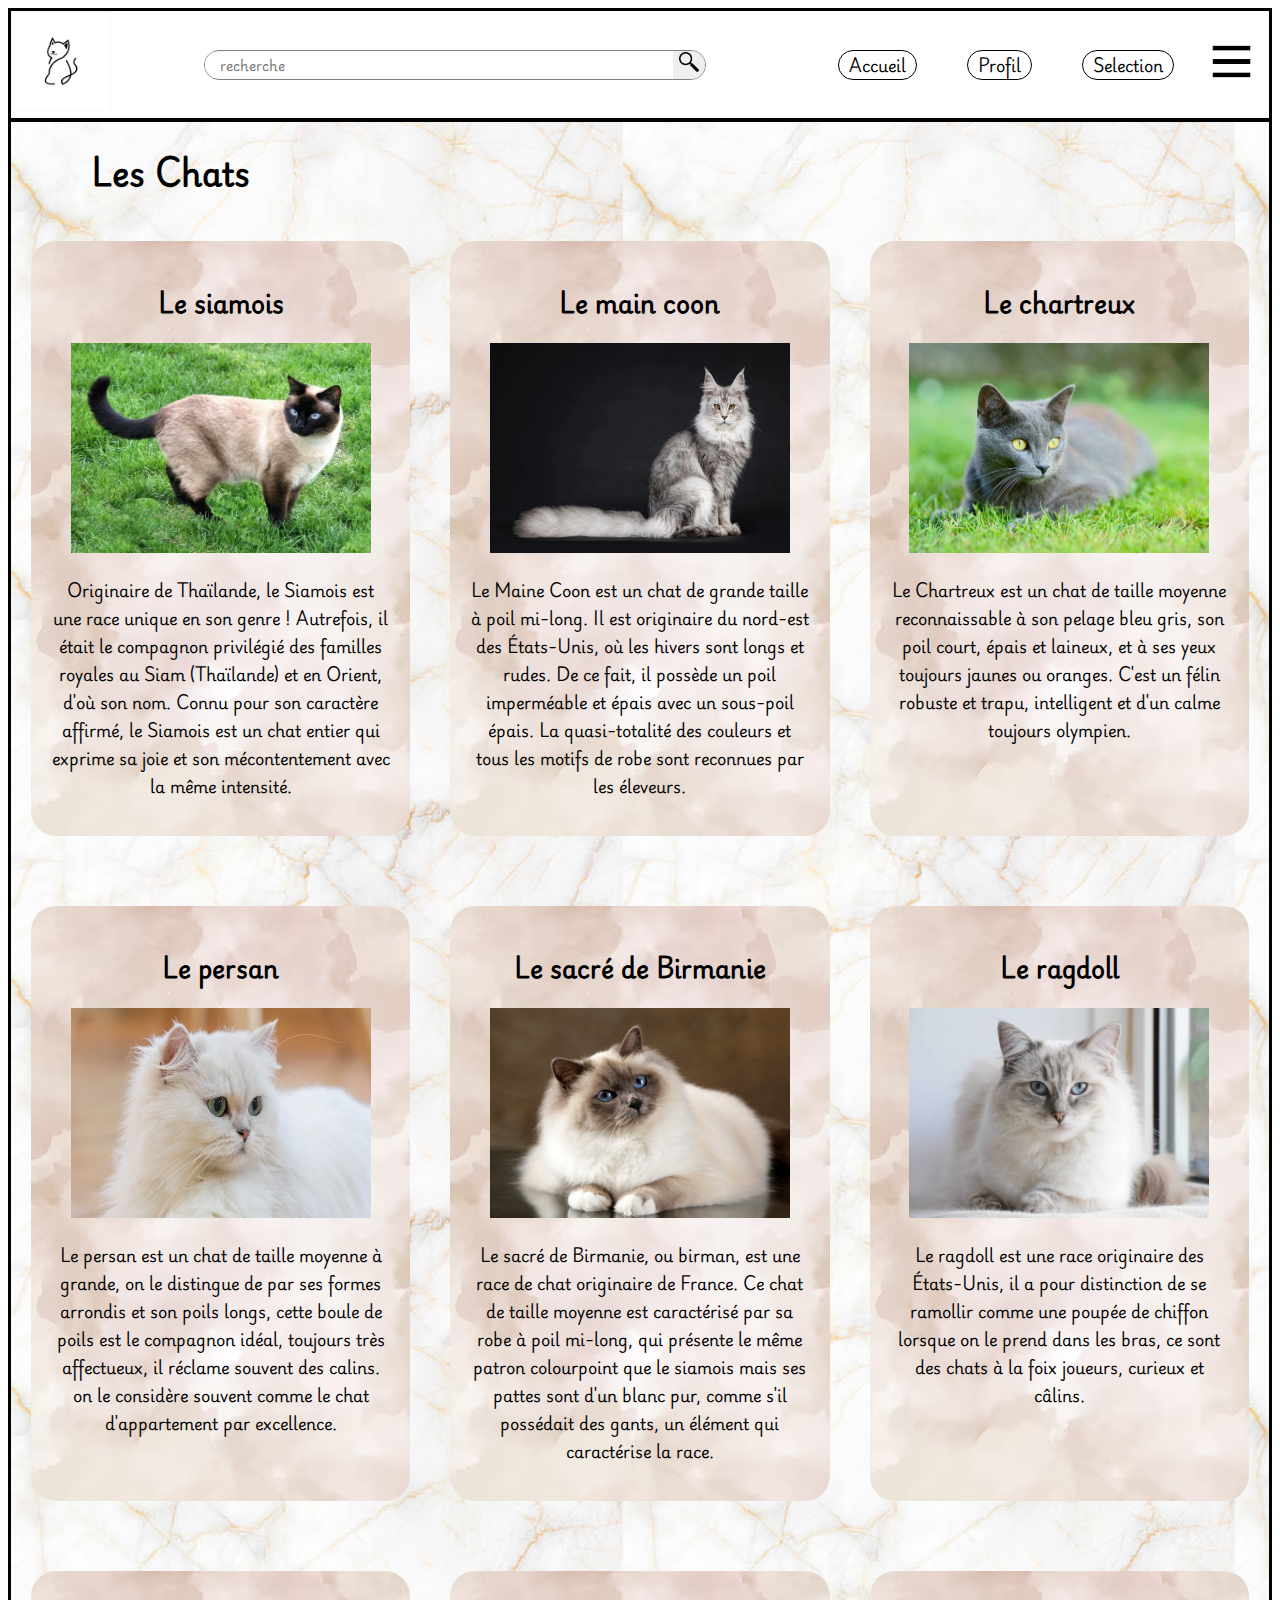
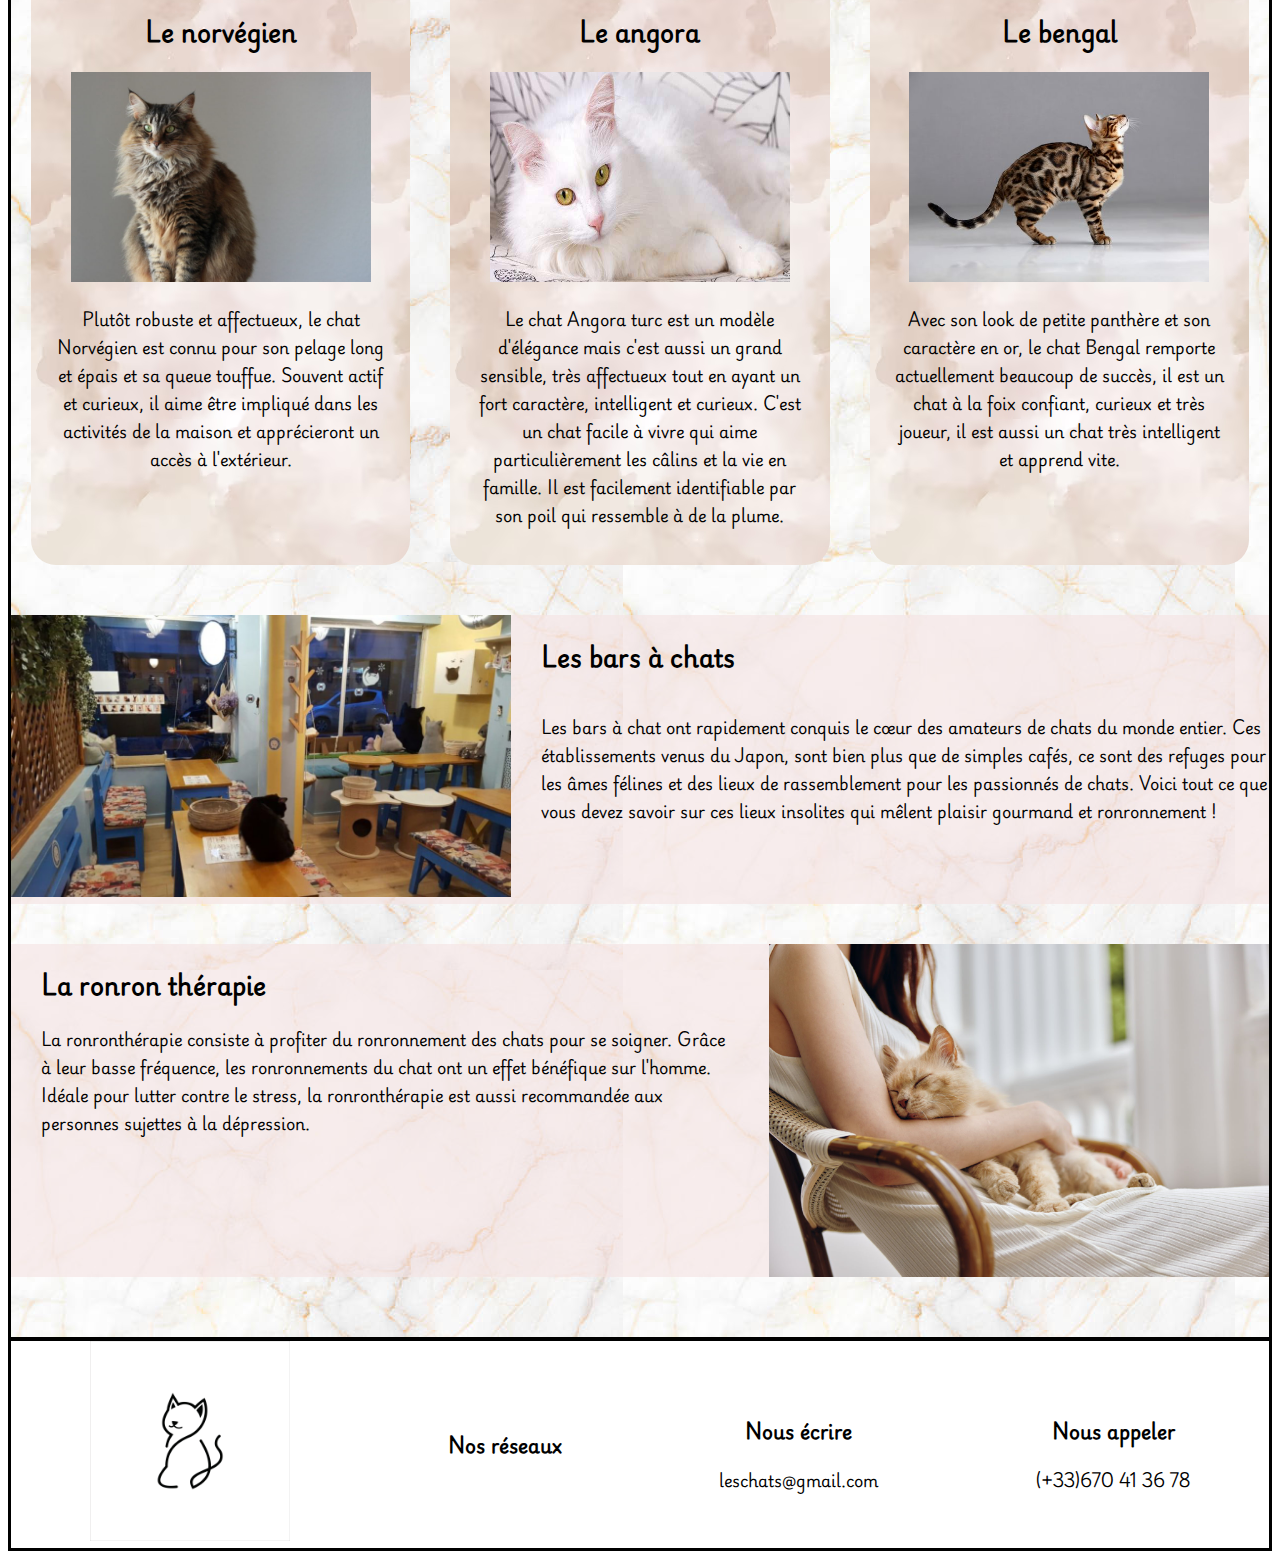
<file: index.html>
<!DOCTYPE html>
<html lang="fr">
<head>
    <meta charset="UTF-8">
    <meta name="viewport" content="width=device-width, initial-scale=1.0">
    <link rel="stylesheet" href="./assets/style.css">
    <link rel="stylesheet" href="https://cdnjs.cloudflare.com/ajax/libs/font-awesome/6.2.1/css/all.min.css"
        integrity="sha512-MV7K8+y+gLIBoVD59lQIYicR65iaqukzvf/nwasF0nqhPay5w/9lJmVM2hMDcnK1OnMGCdVK+iQrJ7lzPJQd1w=="
        crossorigin="anonymous" referrerpolicy="no-referrer">
    <title>Les chats</title>
</head>
<body>
    <header>
        <div class="chat">
            <img src="./assets/image/logo chat.jpg" alt="">
        </div>
        <div class="search-container">
            <input type="text" class="search-input" placeholder="recherche">
            <button class="search-button" type="button">
                <img src="./assets/image/logo loupe barre de recherche.png" alt="" class="search-icon">
            </button>    
        </div>
        <div class="total">
            <nav class="bar-nav">
                <ul id="#barNav">
                    <li>
                        <a href="#accueil">Accueil</a>
                    </li>
                    <li>
                        <a href="#profil">Profil</a>
                    </li>
                    <li>
                        <a href="#selection">Selection</a>
                    </li>
                </ul>
            </nav>
            <div>
                <a href="#menu">
                    <img src="./assets/image/menu.png" alt="">
                </a>
            </div>
        </div>
    </header>
    <main>
        <h1>Les Chats</h1>
        <section class="fond">
           
            <article>
                <h2>Le siamois</h2>
                <a href="./pages/lesiamois.html">
                <img src="./assets/image/chat siamois.jpg" alt="photo d'un magnifique siamois">
                </a>
                <p>Originaire de Thaïlande, le Siamois est une race unique en son genre ! Autrefois, il était le compagnon privilégié des familles royales au Siam (Thaïlande) et en Orient, d'où son nom. Connu pour son caractère affirmé, le Siamois est un chat entier qui exprime sa joie et son mécontentement avec la même intensité.</p>
           
            </article>
       
            <article>
                <h2>Le main coon</h2>
                <img src="./assets/image/chat main coon.jpg" alt="photo d'un magnifique main coon">
                <p>Le Maine Coon est un chat de grande taille à poil mi-long. Il est originaire du nord-est des États-Unis, où les hivers sont longs et rudes. De ce fait, il possède un poil imperméable et épais avec un sous-poil épais. La quasi-totalité des couleurs et tous les motifs de robe sont reconnues par les éleveurs.</p>
            </article>
            <article>
                <h2>Le chartreux</h2>
                <img src="./assets/image/chat chartreux.jpeg" alt="photo d'un magnifique chartreux">
                <p>Le Chartreux est un chat de taille moyenne reconnaissable à son pelage bleu gris, son poil court, épais et laineux, et à ses yeux toujours jaunes ou oranges. C'est un félin robuste et trapu, intelligent et d'un calme toujours olympien.</p>
            </article>
        </section>
        <section class="fond">
            <article>
                <h2>Le persan</h2>
                <img src="./assets/image/chat persan.jpg" alt="photo d'un magnifique persan">
                <p>Le persan est un chat de taille moyenne à grande, on le distingue de par ses formes arrondis et son poils longs, cette boule de poils est le compagnon idéal, toujours très affectueux, il réclame souvent des calins. on le considère souvent comme le chat d'appartement par excellence.</p>
            </article>
            <article>
                <h2>Le sacré de Birmanie</h2>
                <img src="./assets/image/chat sacre de birmanie.jpg" alt="photo d'un magnifique sacre de birmanie">
                <p>Le sacré de Birmanie, ou birman, est une race de chat originaire de France. Ce chat de taille moyenne est caractérisé par sa robe à poil mi-long, qui présente le même patron colourpoint que le siamois mais ses pattes sont d'un blanc pur, comme s'il possédait des gants, un élément qui caractérise la race.</p>
            </article>
            <article>
                <h2>Le ragdoll</h2>
                <img src="./assets/image/chat ragdoll.jpeg" alt="photo d'un magnifique ragdoll">
                <p>Le ragdoll est une race originaire des États-Unis, il a pour distinction de se ramollir comme une poupée de chiffon lorsque on le prend dans les bras, ce sont des chats à la foix joueurs, curieux et câlins.</p>
            </article>
        </section>
        <section class="fond">
            <article>
                <h2>Le norvégien</h2>
                <img src="./assets/image/chat novégien.jpg" alt="photo d'un magnifique norvégien">
                <p>Plutôt robuste et affectueux, le chat Norvégien est connu pour son pelage long et épais et sa queue touffue. Souvent actif et curieux, il aime être impliqué dans les activités de la maison et apprécieront un accès à l'extérieur.</p>
            </article>
            <article>
                <h2>Le angora</h2>
                <img src="./assets/image/chat angora.jpg" alt="photo d'un magnifique angora">
                <p>Le chat Angora turc est un modèle d'élégance mais c'est aussi un grand sensible, très affectueux tout en ayant un fort caractère, intelligent et curieux. C'est un chat facile à vivre qui aime particulièrement les câlins et la vie en famille. Il est facilement identifiable par son poil qui ressemble à de la plume.</p>
            </article>
            <article>
                <h2>Le bengal</h2>
                <img src="./assets/image/chat bengal.jpg" alt="photo d'un magnifique bengal">
                <p>Avec son look de petite panthère et son caractère en or, le chat Bengal remporte actuellement beaucoup de succès, il est un chat à la foix confiant, curieux et très joueur, il est aussi un chat très intelligent et apprend vite.</p>
            </article>
        </section>
        <section class="bar">
            <article>
                <div class="barachat">
                    <img src="./assets/image/bar a chat.jpg" alt="photo d'un bar a chat">
                </div>
                <div class="texte">
                    <h2>Les bars à chats</h2>
                    <p>Les bars à chat ont rapidement conquis le cœur des amateurs de chats du monde entier. Ces établissements venus du Japon, sont bien plus que de simples cafés, ce sont des refuges pour les âmes félines et des lieux de rassemblement pour les passionnés de chats. Voici tout ce que vous devez savoir sur ces lieux insolites qui mêlent plaisir gourmand et ronronnement !</p>
                </div>
            </article>
        </section>
        <section class="ronron">
            <article>
                <div class="ronron-therapie">
                    <img src="./assets/image/ronrontherapie.jpg" alt="photo d'un chat dans les bras d'une femme">
                </div>
                <div class="texteronron">
                    <h2>La ronron thérapie</h2>
                    <p>La ronronthérapie consiste à profiter du ronronnement des chats pour se soigner. Grâce à leur basse fréquence, les ronronnements du chat ont un effet bénéfique sur l'homme. Idéale pour lutter contre le stress, la ronronthérapie est aussi recommandée aux personnes sujettes à la dépression.</p>
                </div>
            </article>
        </section>
    </main>
    <footer>
        <section class="contact">
            <div class="logo-fin">
                <img src="./assets/image/logo chat.jpg" alt="">
            </div>
            <div>
                <h3>Nos réseaux</h3>
                <div class="logo-container">
                    <a href="https://www.facebook.com/">
                        <i class="fa-brands fa-instagram fa-2xl" style="color: #32255b;"></i>
                    </a>
                    <a href="https://www.instagram.com/">
                        <i class="fa-brands fa-square-facebook fa-2xl"></i>
                    </a>
                    <a href="https://www.youtube.com/">
                        <i class="fa-brands fa-square-youtube fa-2xl"></i>
                    </a>
                </div>
            </div>
            <div class="mail">
                <h3>Nous écrire</h3>
                <a href="mailto:leschats@gmail.com">leschats@gmail.com</a>
            </div>
            <div class="tel">
                <h3>Nous appeler</h3>
                <a href="tel:0670413678">(+33)670 41 36 78</a>
            </div>
        </section>
    </footer>
</body>
</html>
</file>
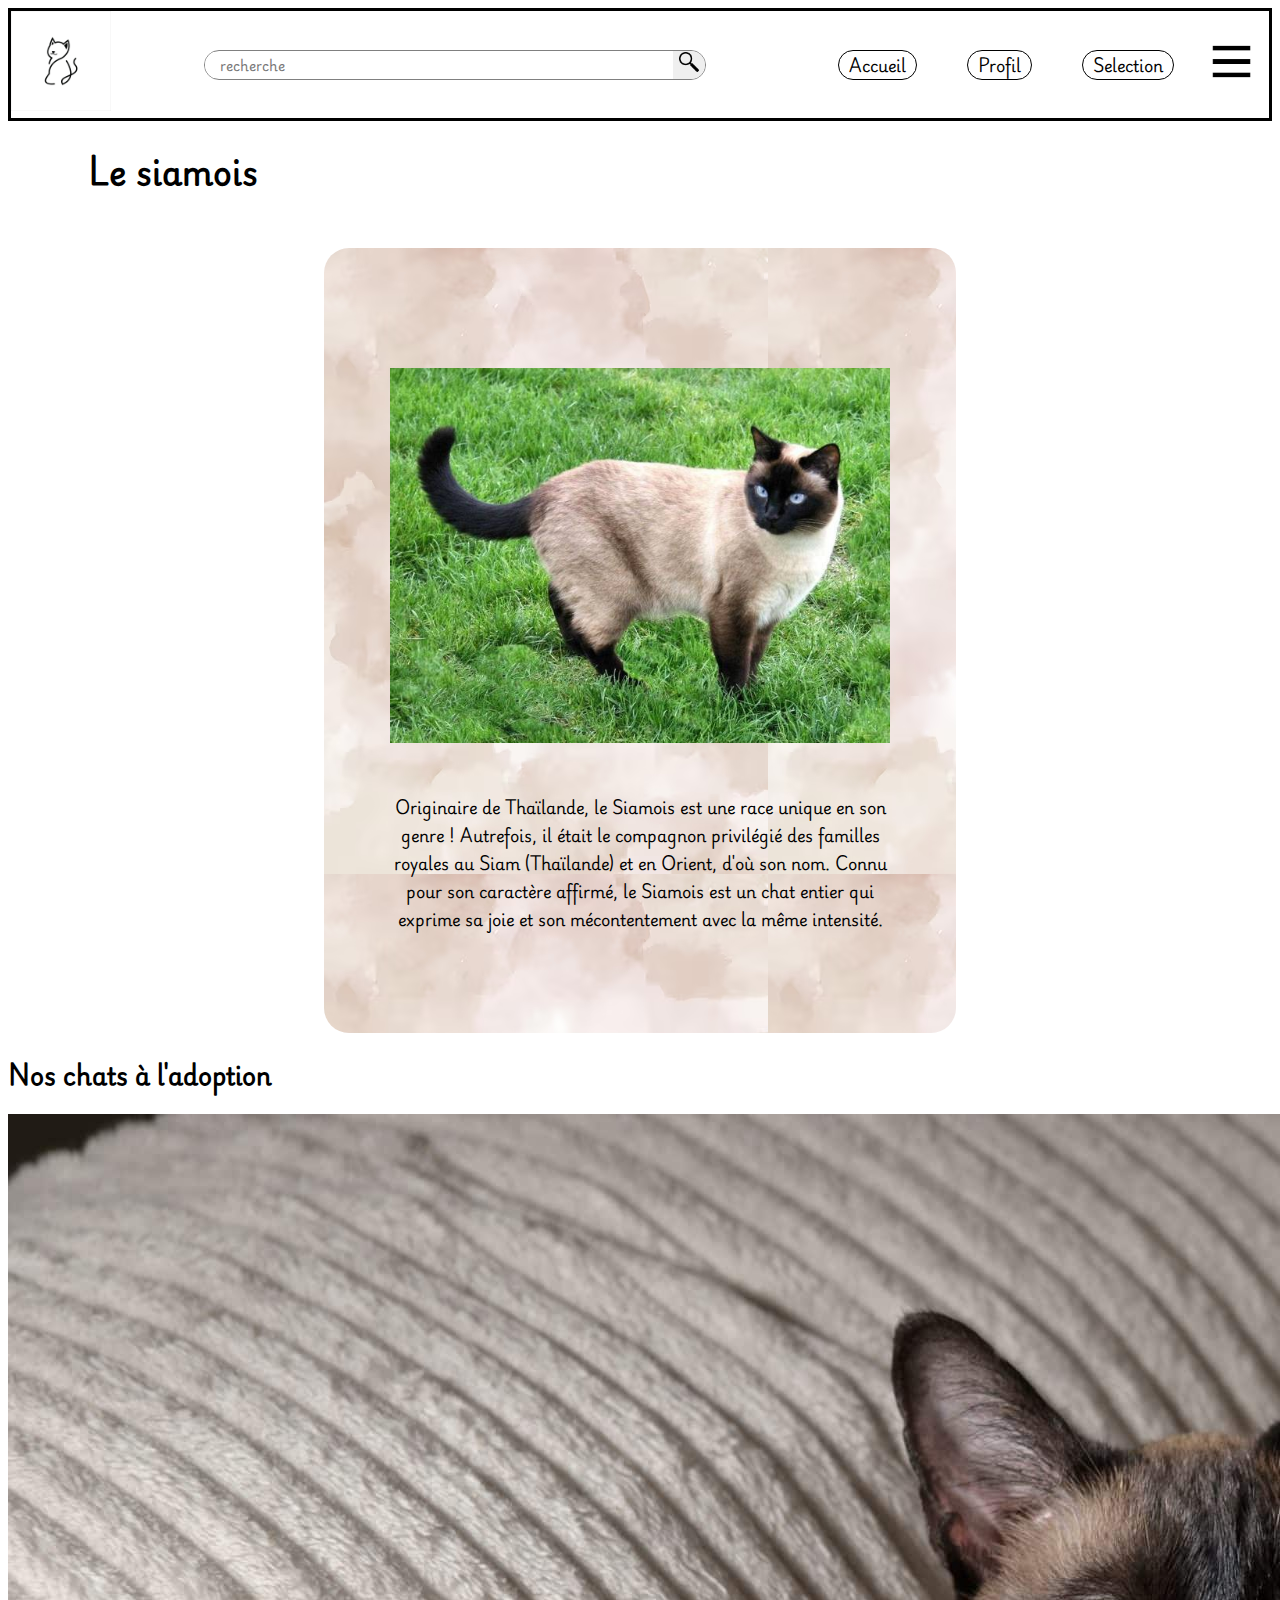
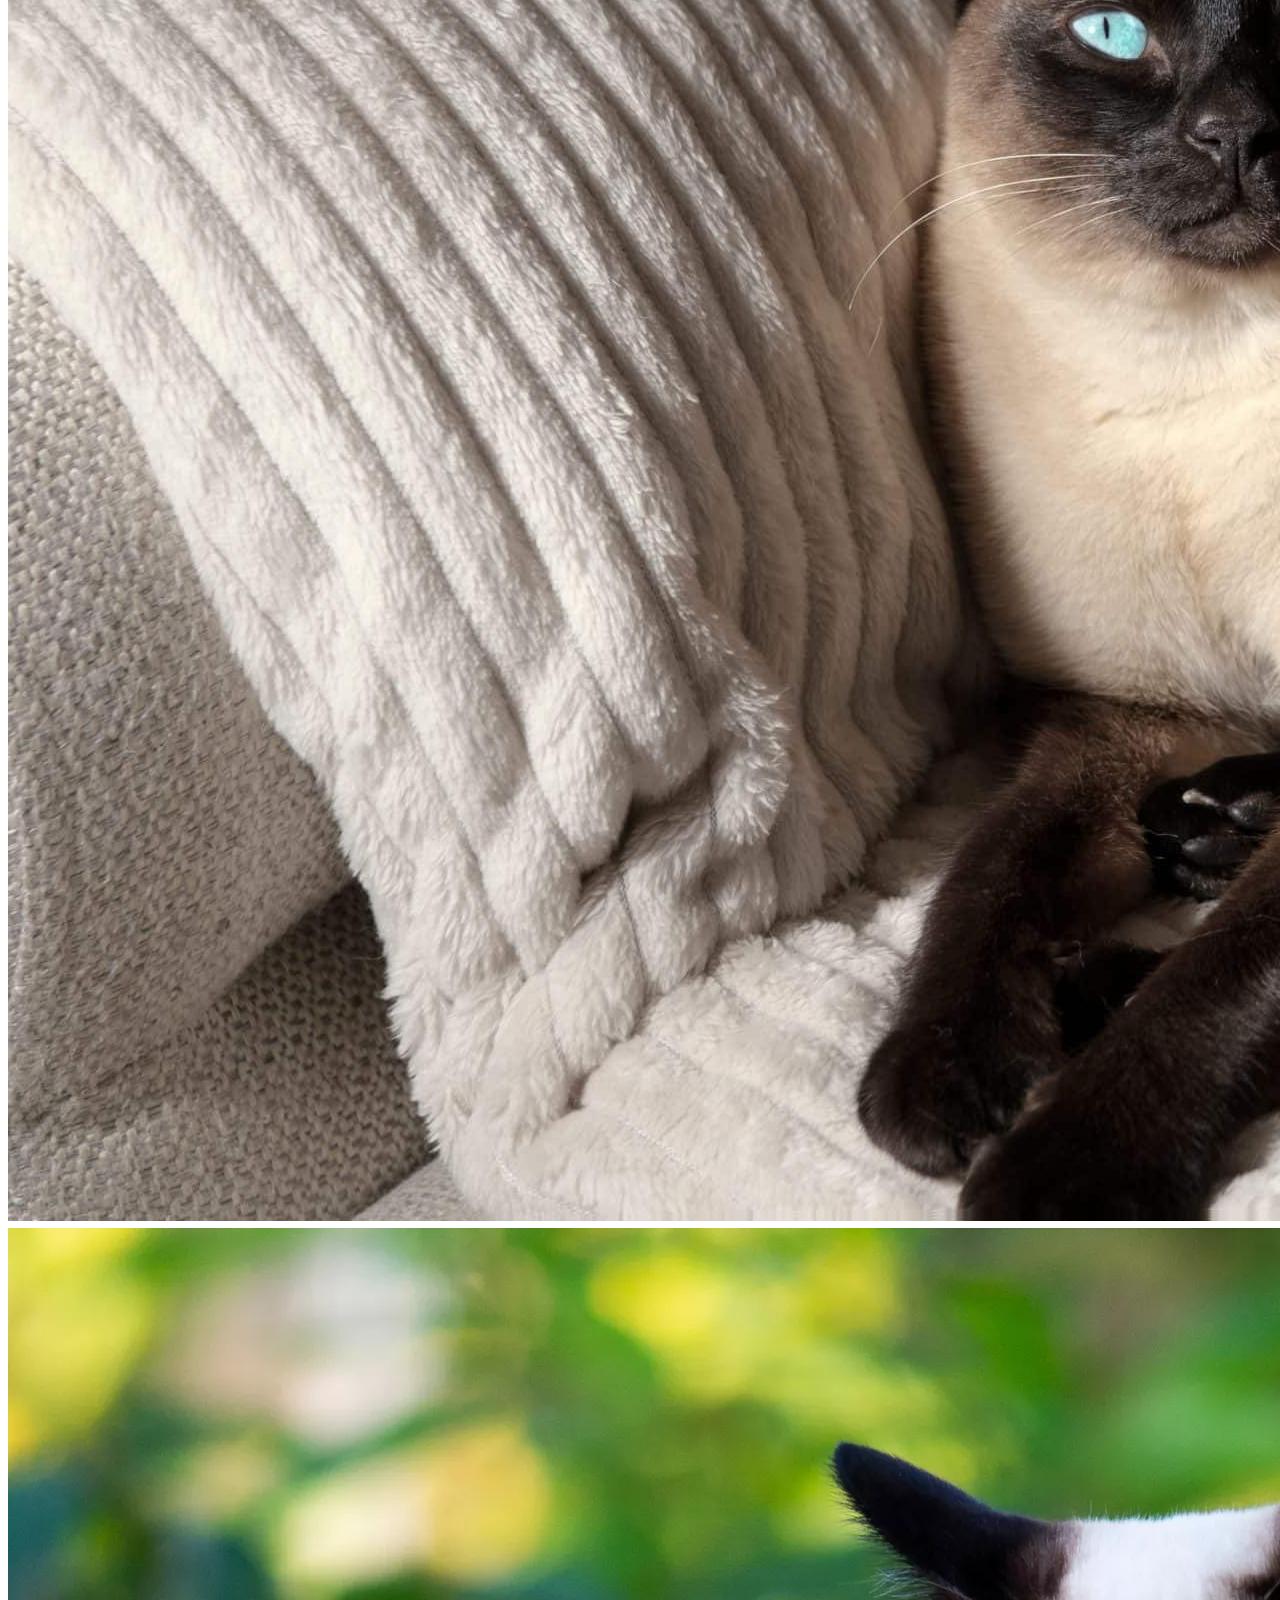
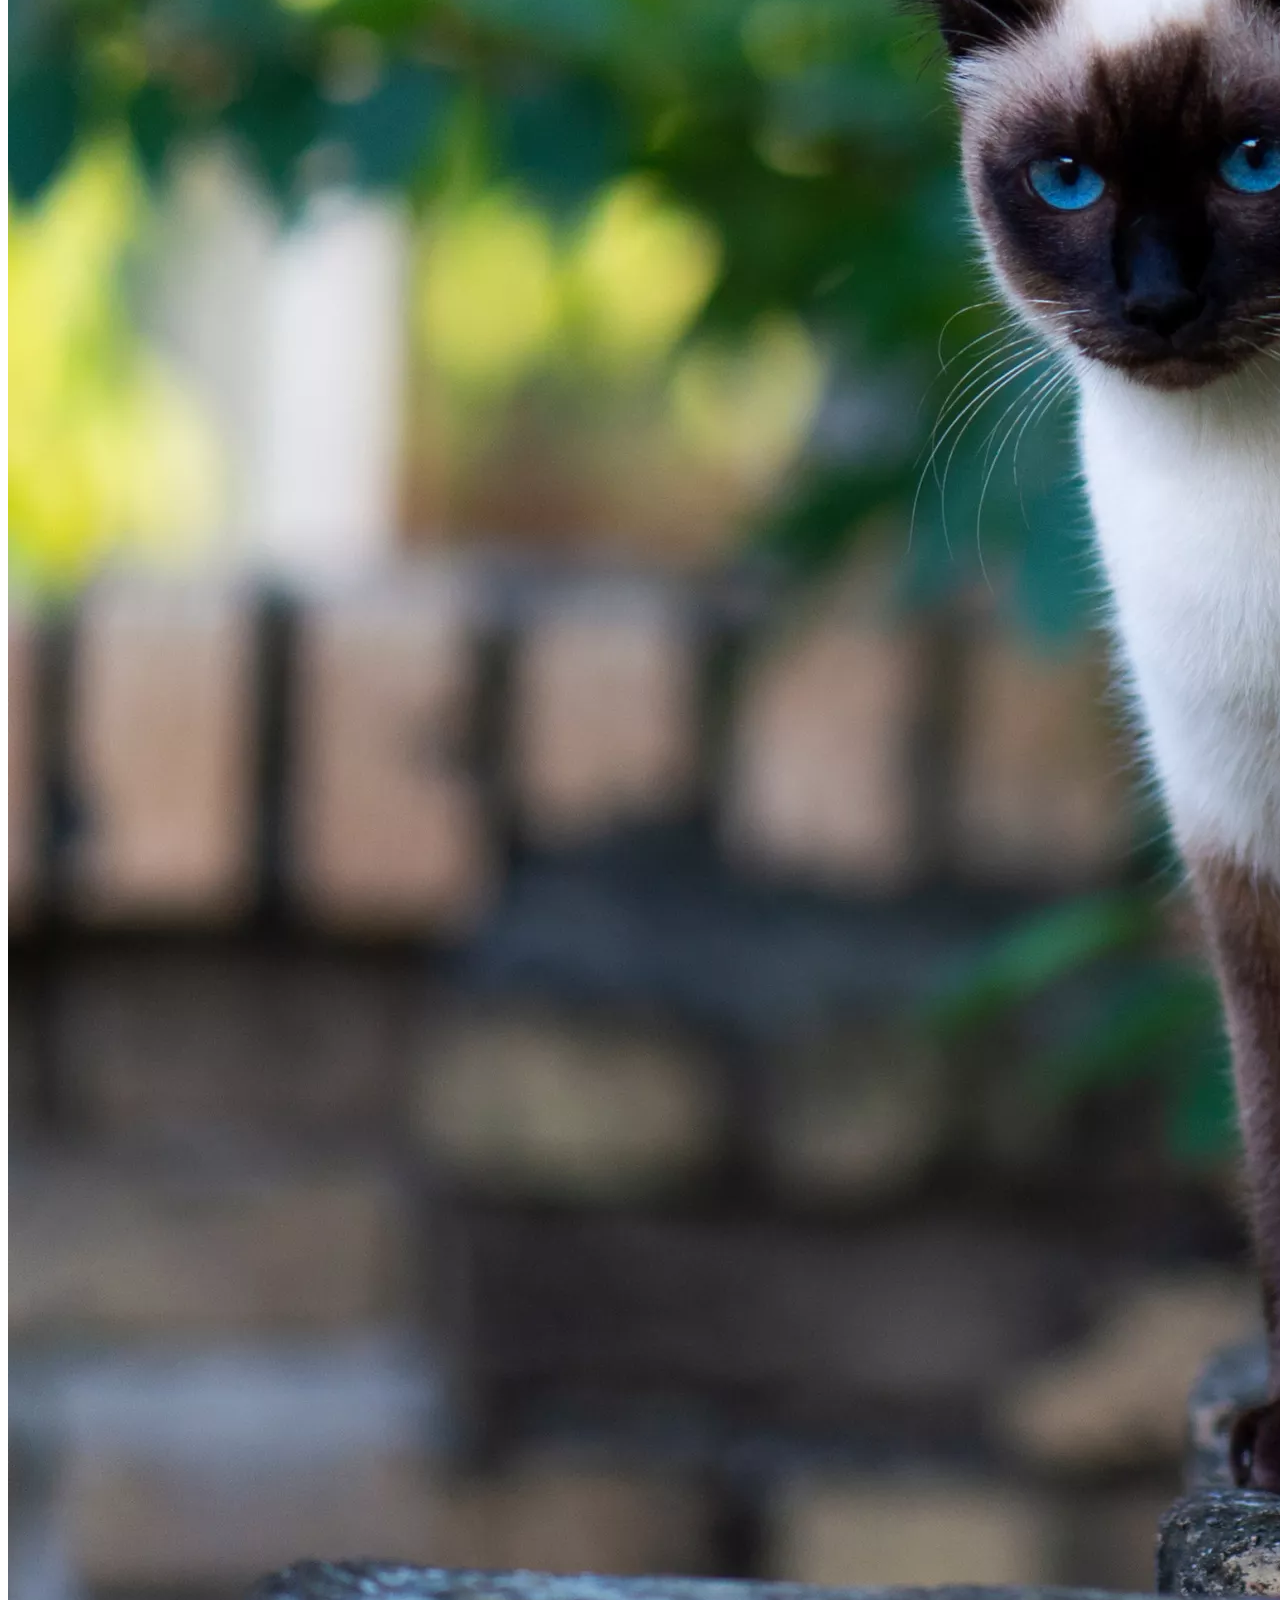
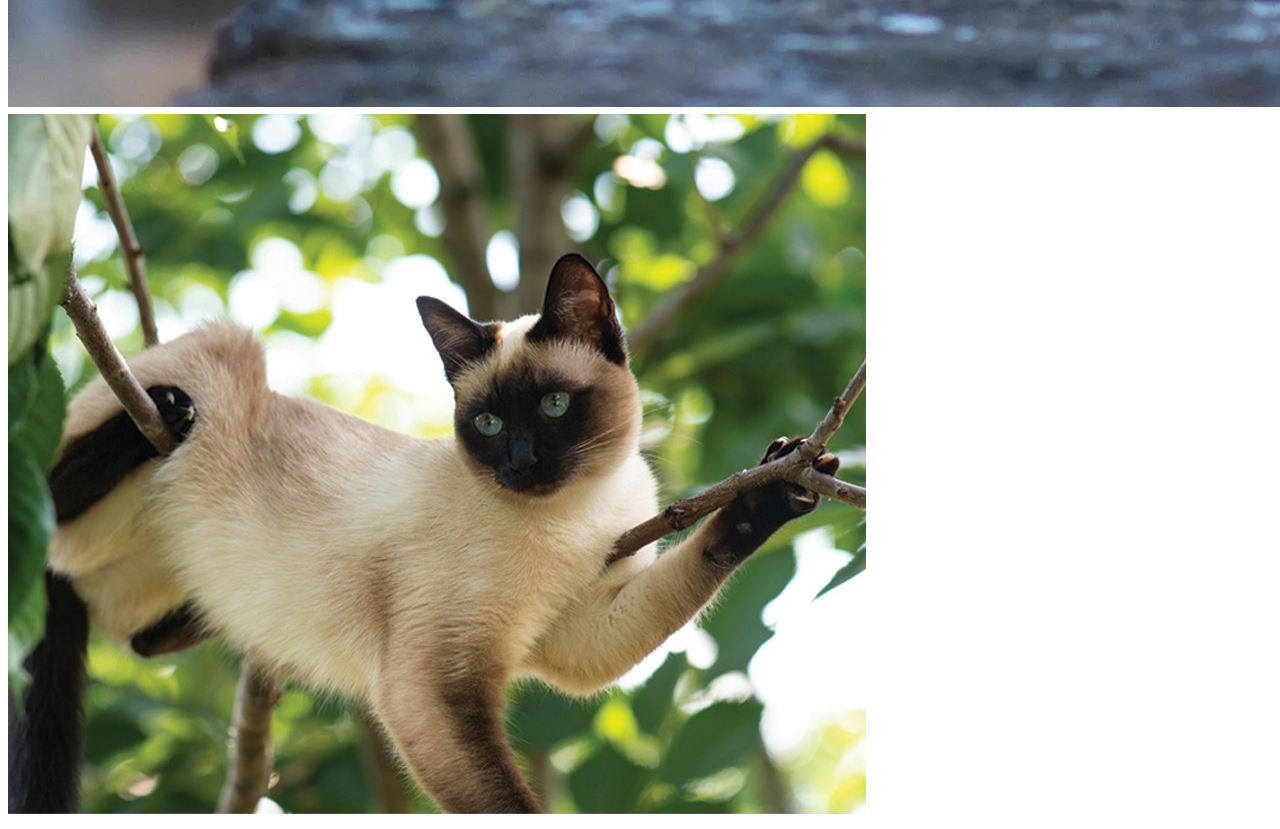
<file: pages/lesiamois.html>
<!DOCTYPE html>
<html lang="en">
<head>
    <meta charset="UTF-8">
    <meta name="viewport" content="width=device-width, initial-scale=1.0">
    <link rel="stylesheet" href="../assets/siamoi.css">
    <title>Le siamois</title>
</head>
<body>
    <header>
        <div class="chat">
            <img src="../assets/image/logo chat.jpg" alt="">
        </div>
        <div class="search-container">
            <input type="text" class="search-input" placeholder="recherche">
            <button class="search-button" type="button">
                <img src="../assets/image/logo loupe barre de recherche.png" alt="" class="search-icon">
            </button>    
        </div>
        <div class="total">
            <nav class="bar-nav">
                <ul id="#barNav">
                    <li>
                        <a href="#accueil">Accueil</a>
                    </li>
                    <li>
                        <a href="#profil">Profil</a>
                    </li>
                    <li>
                        <a href="#selection">Selection</a>
                    </li>
                </ul>
            </nav>
            <div>
                <a href="#menu">
                    <img src="../assets/image/menu.png" alt="">
                </a>
            </div>
        </div>
    </header>
    <main>
        <section>
            <h1>Le siamois</h1>
            <article class="fiche">
                <div class="siamois">
                    <img src="../assets/image/chat siamois.jpg" alt="photo d'un magnifique siamois">
                </div>
                <p>Originaire de Thaïlande, le Siamois est une race unique en son genre ! Autrefois, il était le compagnon privilégié des familles royales au Siam (Thaïlande) et en Orient, d'où son nom. Connu pour son caractère affirmé, le Siamois est un chat entier qui exprime sa joie et son mécontentement avec la même intensité.</p>
            </article>
            <article>
                <h2>Nos chats à l'adoption</h2>
                <div>
                    <img src="../assets/image/siamois 1.jpeg" alt="">
                </div>
                <div>
                    <img src="../assets/image/siamois 2.webp" alt=""> 
                </div>
                <div>
                    <img src="../assets/image/siamois 3.jpg" alt="">
                </div>
            </article>
        </section>
    </main>
    <footer>

    </footer>
</body>
</html>
</file>
<file: assets/style.css>
@font-face {
    font-family: 'playwrite';
    src: url(./font/Playwrite_DE_Grund/static/PlaywriteDEGrund-Regular.ttf)
}
*{
    font-family: 'playwrite';
}
header{
    display: flex;
    flex-direction: row;
    justify-content: space-between;
    align-items: center;
    border: solid black ;
}
.chat img{
    width: 100px;
}
.bar-nav{
    display: flex;
    justify-content: space-between;
    gap: 20px;
    font-family: 'Lucida Sans', 'Lucida Sans Regular', 'Lucida Grande', 'Lucida Sans Unicode', Geneva, Verdana, sans-serif;
}
a img{
    width: 75px;
}
header ul{
    list-style-type: none;
    display: flex;
    flex-direction: row;
    gap: 50px;
}
li{
    border: solid black 1px;
    border-radius: 25px;
    padding-left: 10px;
    padding-right: 10px;
}
header a{
    text-decoration: none;
    color: black;
    
}
.total{
    display: flex;
    align-items: center;
    gap: 20px;
}

.search-container{
    display: flex;
    align-items: center;
    border: solid gray 1px;
    border-radius: 25px;
    overflow: hidden;
    width: 500px;
}
.search-input{
    border: none;
    outline: none;
    width: 480px;
    padding-left: 15px;
}
.search-button{
    border: none;
}
.search-icon{
    width: 20px;
    height: 20px;
}
h1:first-of-type{
    margin-left: 80px;
}
.fond{
    display: flex;
    justify-content: space-around;
    flex-direction: row;
    text-align: center;
}
.fond img{
    width: 300px;
    height: 210px;
}
.fond article{
    background-image: url(./image/fond\ article.avif);
    padding: 20px;
    margin: 20px;
    width: 33%;
    margin-bottom: 50px;
    border-radius: 25px;
    transform: scale(1);
    transition: transform 0.5s ease;

}

.fond article:hover{
   transform: scale(1.1);
}
main{
    background-image: url(./image/fond\ marbre\ blanc.jpg);
    border: solid black ;
    border-top: solid black 1px;
}
.bar article{
    display: flex;
    flex-direction: row;
    justify-content: space-around;
    margin: 0%;
    background-color: rgba(244, 228, 228, 0.66);
}
.barachat img{
    width: 500px;
}
.texte{
    display: flex;
    flex-direction: column;
    margin-left: 30px;
}
.ronron{
    margin-bottom: 60px;
}
.ronron-therapie img{
    width: 500px;
}
.ronron-therapie{
    display: flex;
}
.ronron article{
    margin-top: 40px;
    display: flex;
    flex-direction: row-reverse;
    background-color: rgba(244, 228, 228, 0.66);
}
.texteronron{
    margin-left: 30px;
    margin-right: 30px;
}
footer{
    border: solid black ;
    border-top: solid black 1px;
}
.logo-fin img{
    width: 200px;
}
.contact{
    display: flex;
    flex-direction: row;
    justify-content: space-around;
    align-items: center;
    text-align: center;
}
.contact:first-child{
    display: flex;
    align-self: flex-start;
}
.logo-container i{
    width: 50px;
    
}
.logo-container{
    display: flex;
    justify-content: space-around;
}
.tel a{
    text-decoration: none;
    color: black;
}
.mail a{
    text-decoration: none;
    color: black;
}
</file>
<file: assets/siamoi.css>
@font-face {
    font-family: 'playwrite';
    src: url(./font/Playwrite_DE_Grund/static/PlaywriteDEGrund-Regular.ttf)
}

*{
    font-family: 'playwrite';
}
header{
    display: flex;
    flex-direction: row;
    justify-content: space-between;
    align-items: center;
    border: solid black ;
}
.chat img{
    width: 100px;
}
.bar-nav{
    display: flex;
    justify-content: space-between;
    gap: 20px;
    font-family: 'Lucida Sans', 'Lucida Sans Regular', 'Lucida Grande', 'Lucida Sans Unicode', Geneva, Verdana, sans-serif;
}
a img{
    width: 75px;
}
header ul{
    list-style-type: none;
    display: flex;
    flex-direction: row;
    gap: 50px;
}
li{
    border: solid black 1px;
    border-radius: 25px;
    padding-left: 10px;
    padding-right: 10px;
}
header a{
    text-decoration: none;
    color: black;
    
}
.total{
    display: flex;
    align-items: center;
    gap: 20px;
}

.search-container{
    display: flex;
    align-items: center;
    border: solid gray 1px;
    border-radius: 25px;
    overflow: hidden;
    width: 500px;
}
.search-input{
    border: none;
    outline: none;
    width: 480px;
    padding-left: 15px;
}
.search-button{
    border: none;
}
.search-icon{
    width: 20px;
    height: 20px;
}
h1{
    margin-left: 80px;
}
.siamois img{
    width: 500px;
}
.siamois{
    display: flex;
    justify-content: center;
    margin: 20px;
}
.fiche{
    background-image: url(./image/fond\ article.avif);
    margin-right: 25%;
    margin-left: 25%;
    margin-top: 50px;
    padding-top: 100px;
    padding-bottom: 50px;
    border-radius: 25px;
    text-align: center;
}
.fiche p{
    margin: 50px;
}
</file>
